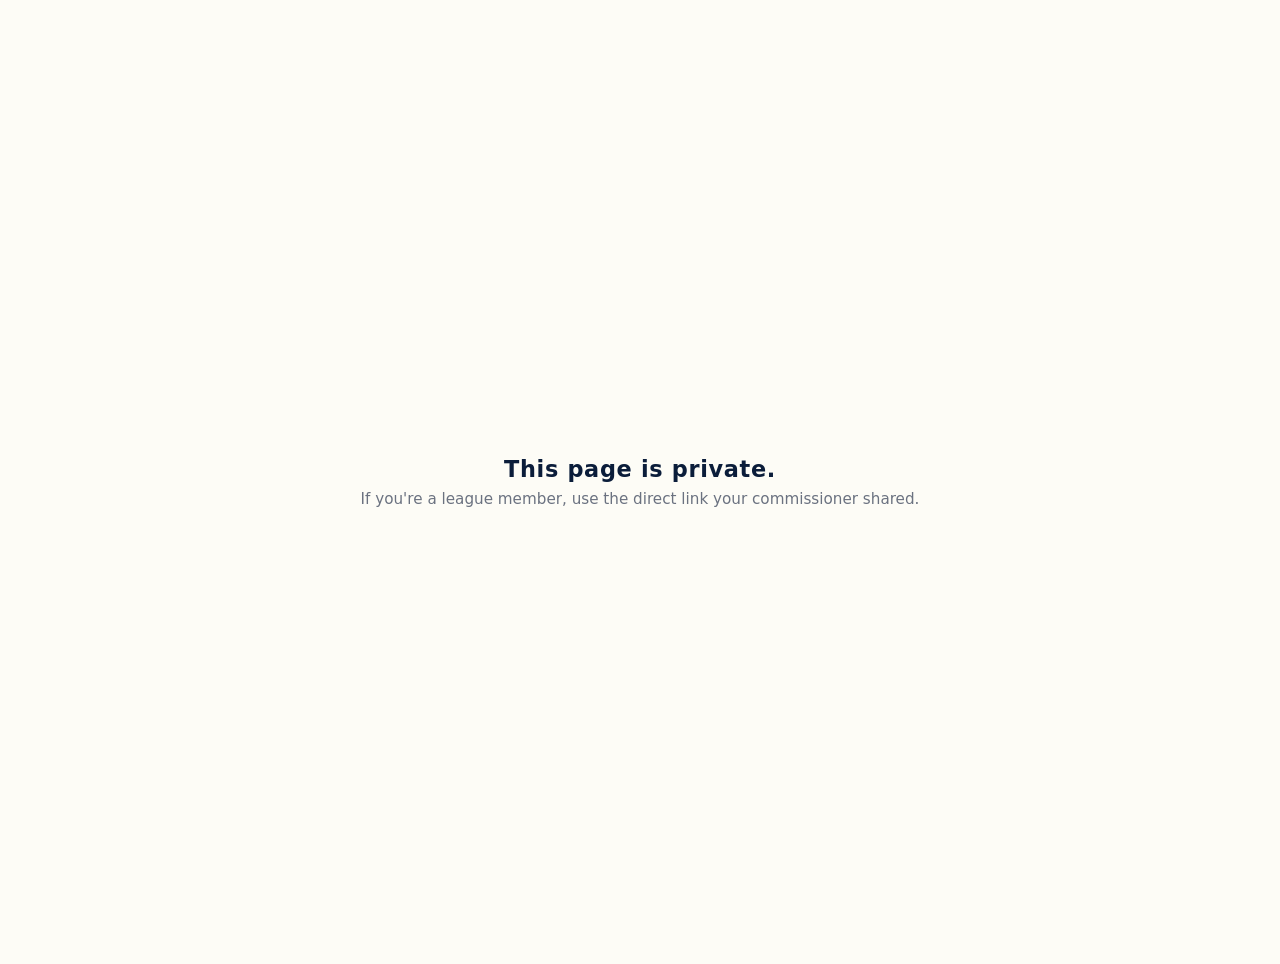
<file: index.html>
<!doctype html>
<html lang="en">
<head>
  <meta charset="utf-8" />
  <meta name="viewport" content="width=device-width, initial-scale=1" />
  <meta name="robots" content="noindex, nofollow" />
  <title>Private league</title>
  <style>
    html, body { margin: 0; padding: 0; height: 100%; }
    body {
      display: grid;
      place-items: center;
      background: #fdfcf6;
      color: #2c3447;
      font-family: system-ui, -apple-system, "Segoe UI", Roboto, sans-serif;
      text-align: center;
      padding: 2rem;
    }
    h1 {
      font-weight: 700;
      letter-spacing: 0.03em;
      font-size: 1.4rem;
      margin: 0 0 0.5rem;
      color: #0b1d3a;
    }
    p { margin: 0; color: #6b7280; font-size: 0.95rem; }
  </style>
</head>
<body>
  <main>
    <h1>This page is private.</h1>
    <p>If you're a league member, use the direct link your commissioner shared.</p>
  </main>
</body>
</html>
</file>
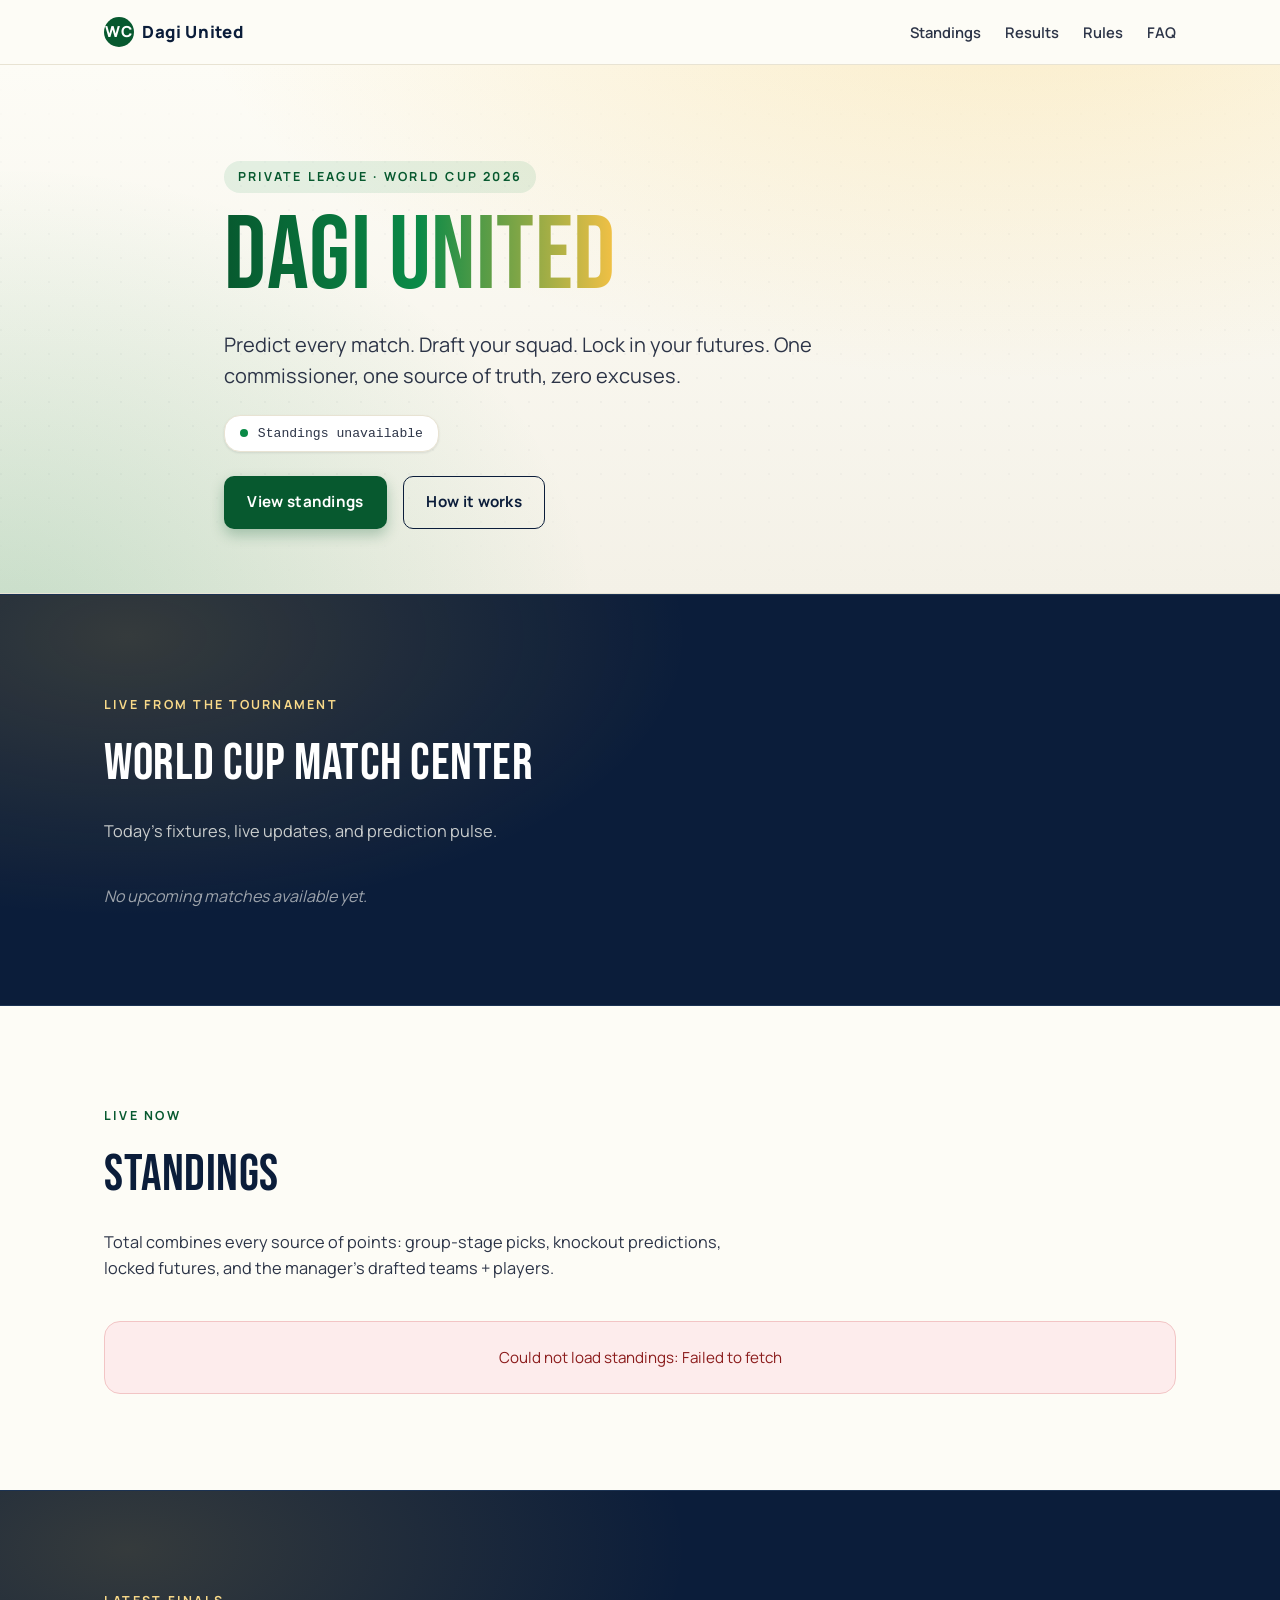
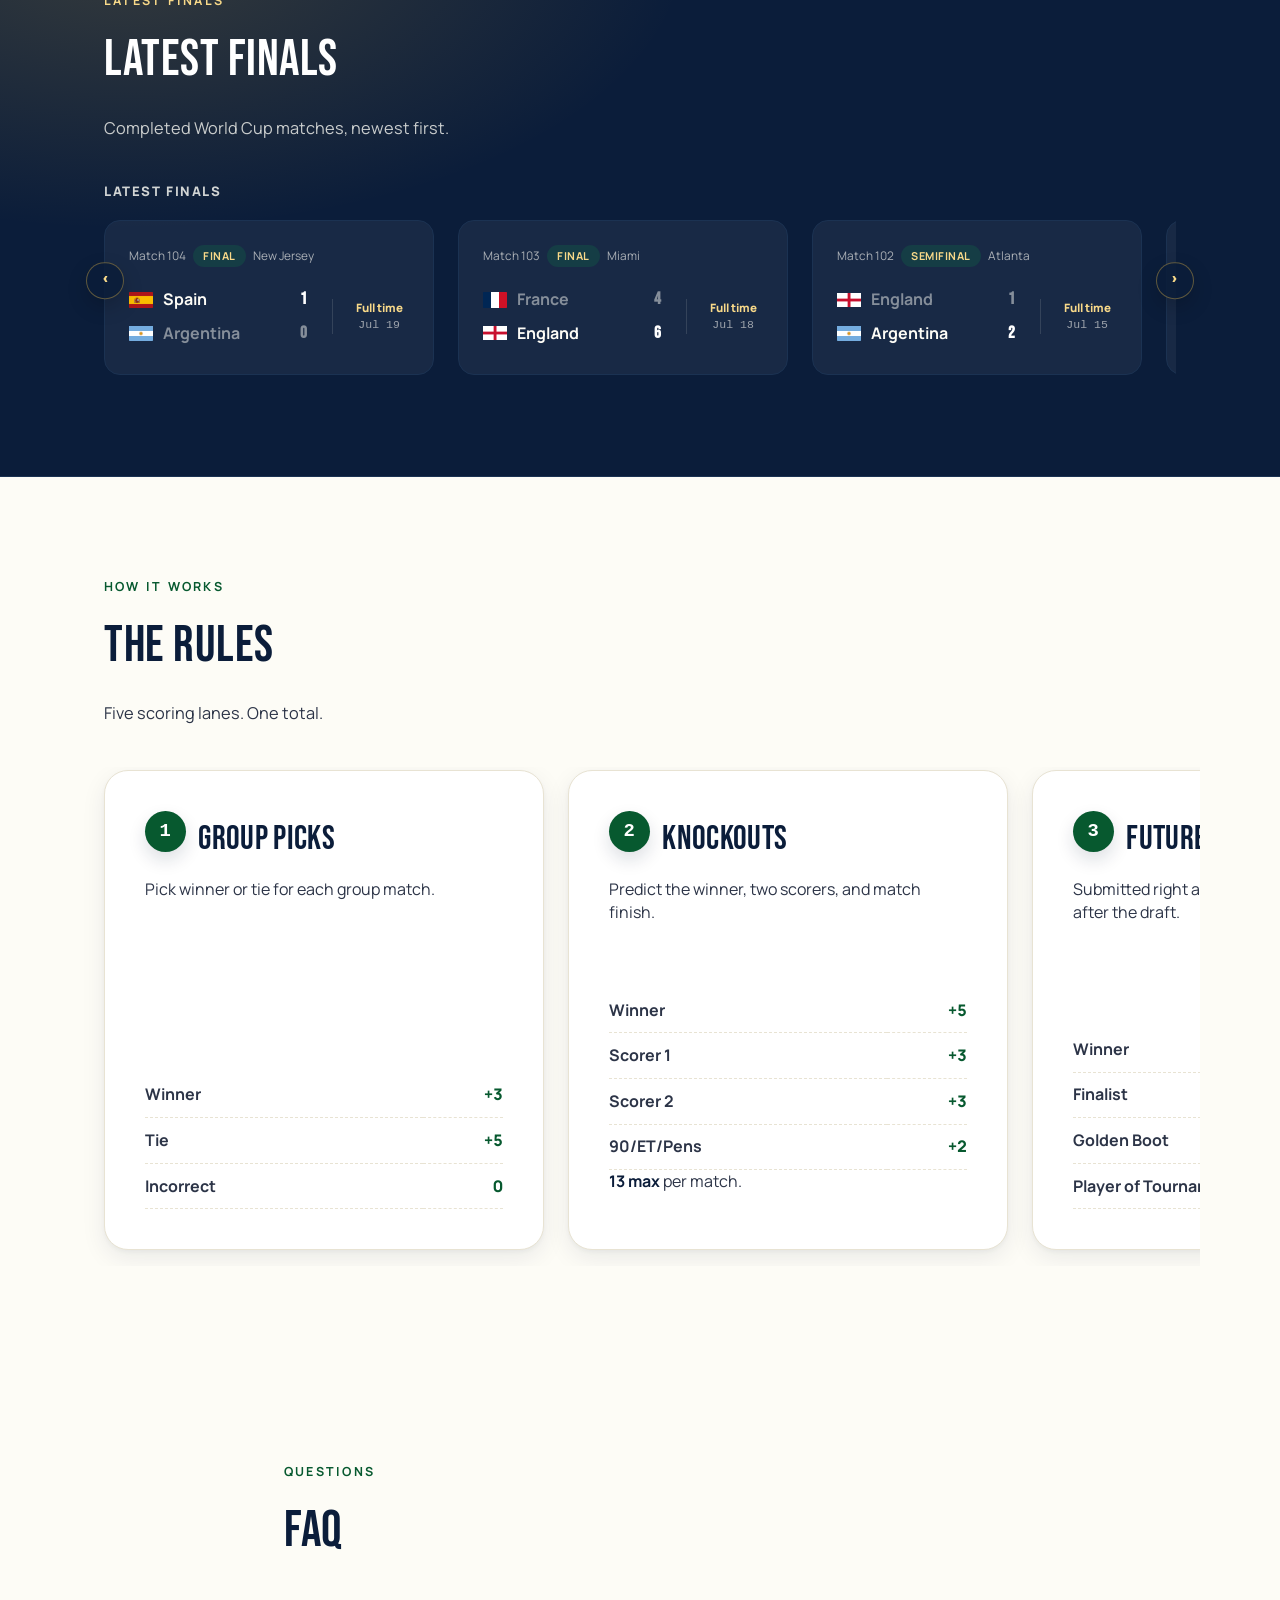
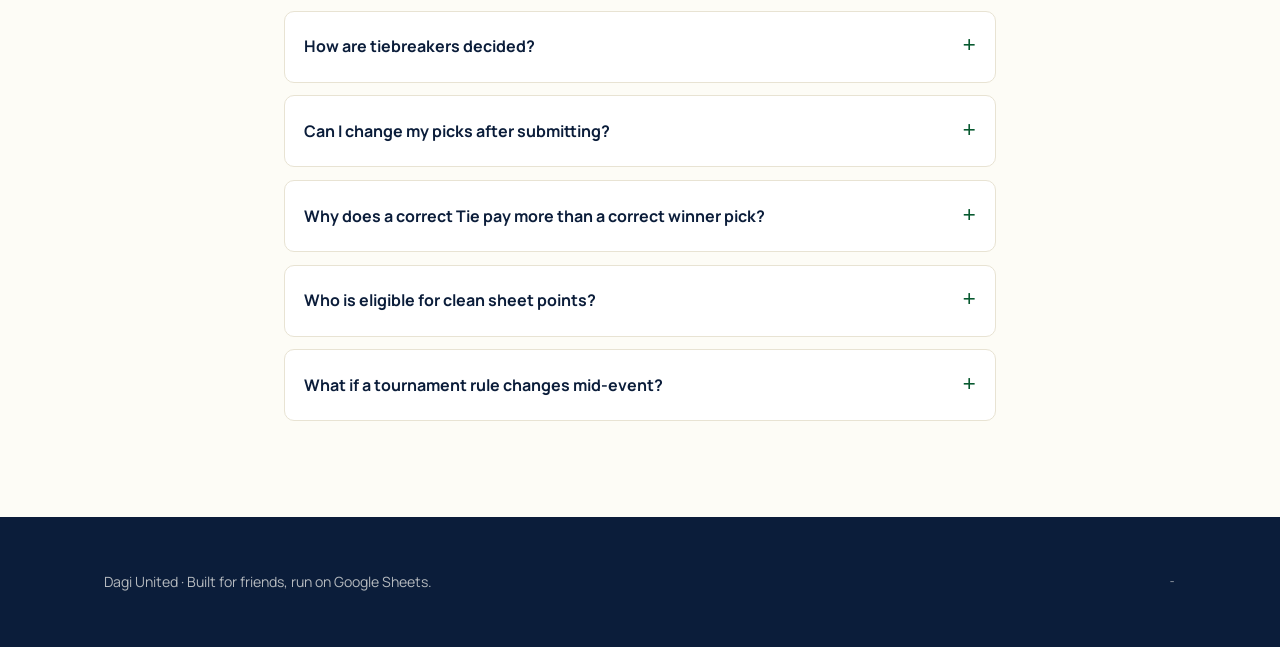
<file: dagi-united/index.html>
<!doctype html>
<html lang="en">
<head>
  <meta charset="utf-8" />
  <meta name="viewport" content="width=device-width, initial-scale=1" />
  <meta name="robots" content="noindex, nofollow" />
  <meta name="description" content="Dagi United - World Cup 2026 prediction league." />
  <title>Dagi United · World Cup 2026 Prediction League</title>

  <link rel="preconnect" href="https://fonts.googleapis.com" />
  <link rel="preconnect" href="https://fonts.gstatic.com" crossorigin />
  <link rel="stylesheet"
        href="https://fonts.googleapis.com/css2?family=Manrope:wght@400;600;700;800&family=Bebas+Neue&display=swap" />
  <link rel="stylesheet" href="../style.css?v=prediction-api-20260618a" />
</head>
<body>
  <div id="app"></div>

  <script src="./config.js?v=pulse-reorder-20260613f"></script>
  <script type="module" src="../assets/js/app.js?v=prediction-api-20260618b"></script>
</body>
</html>
</file>
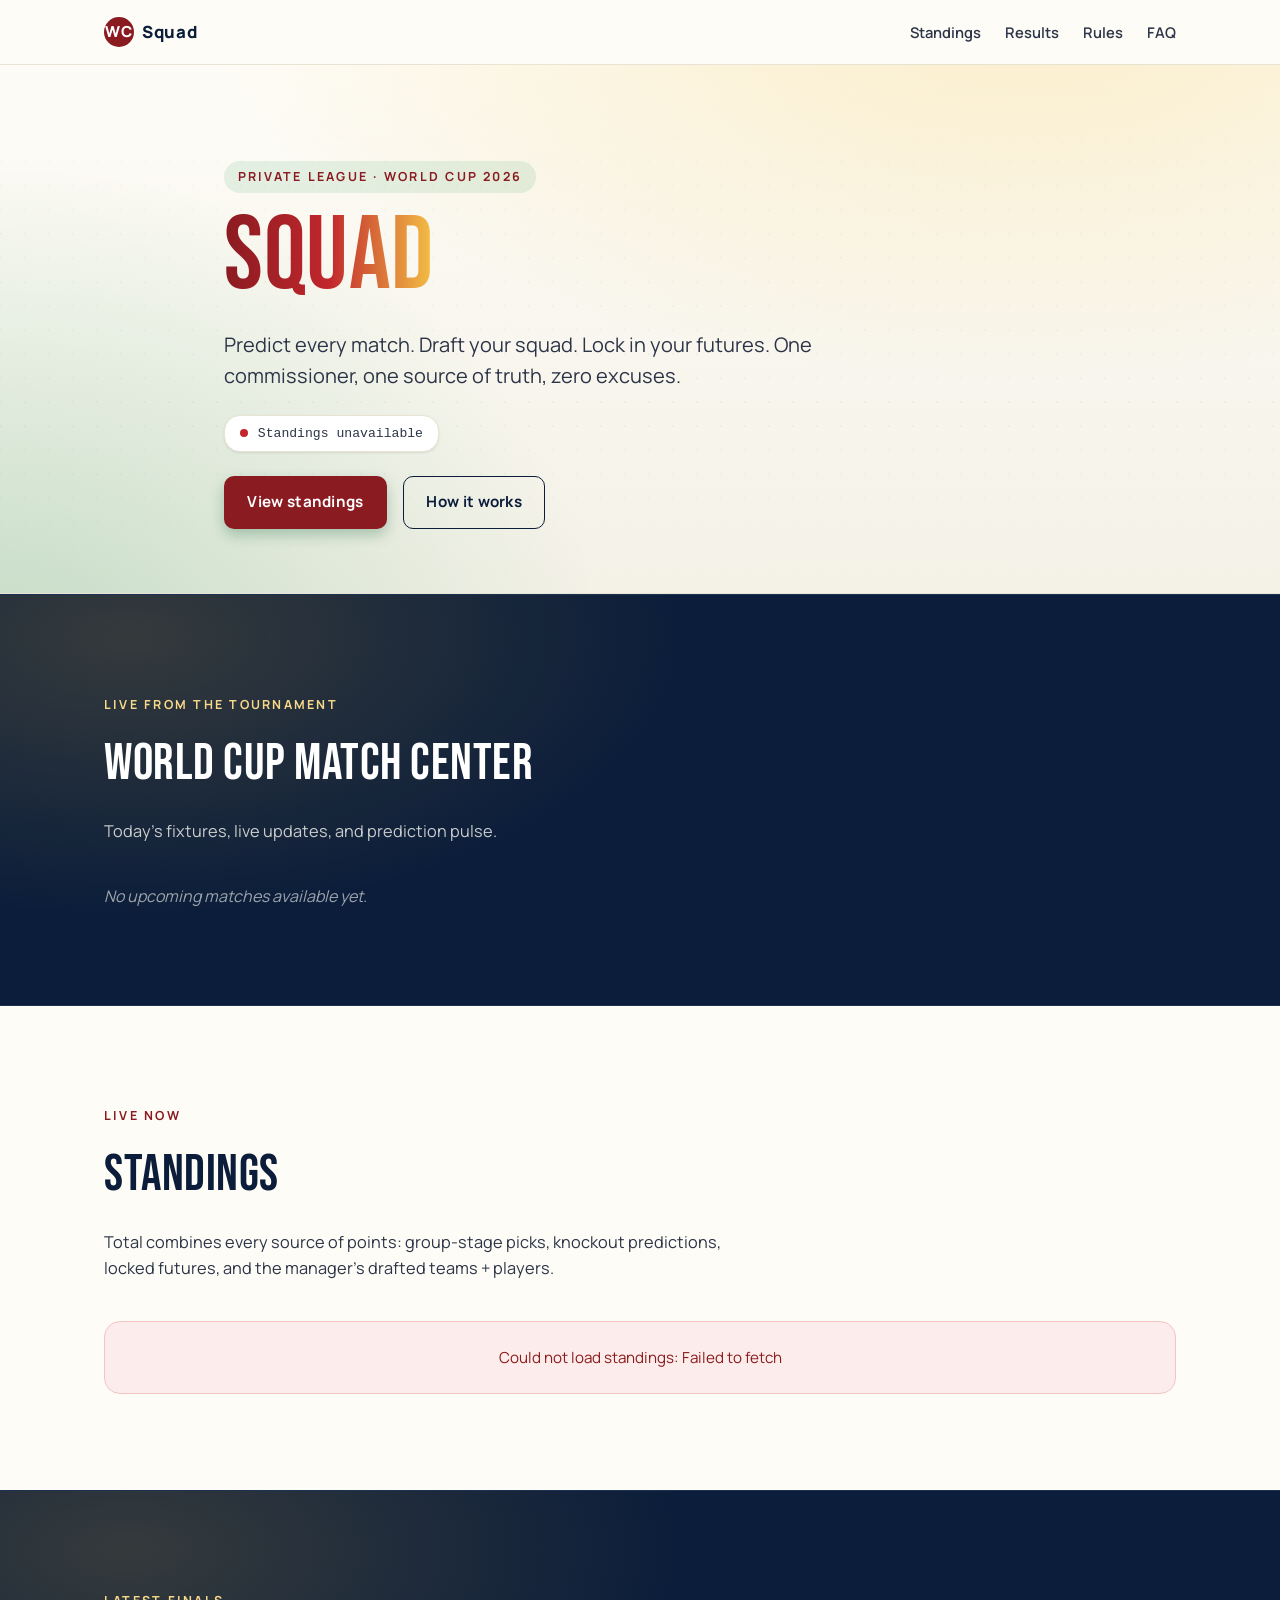
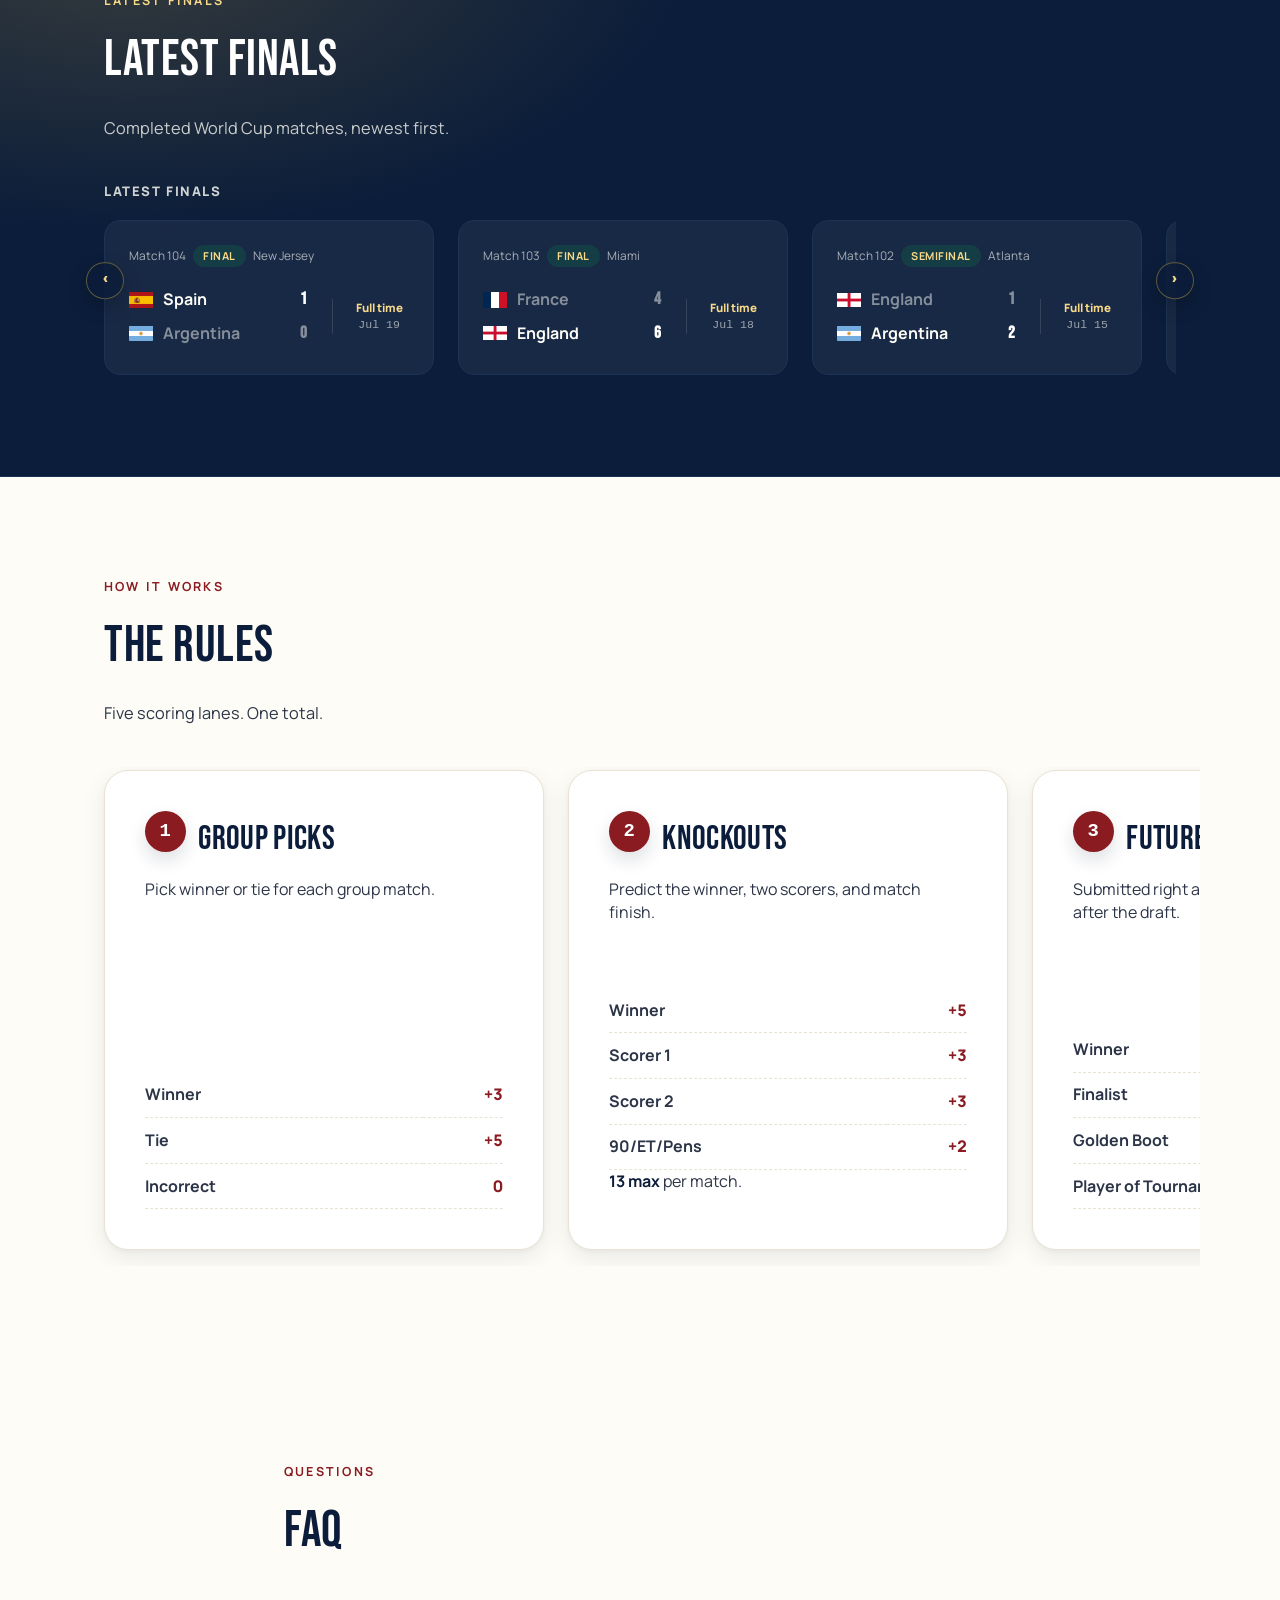
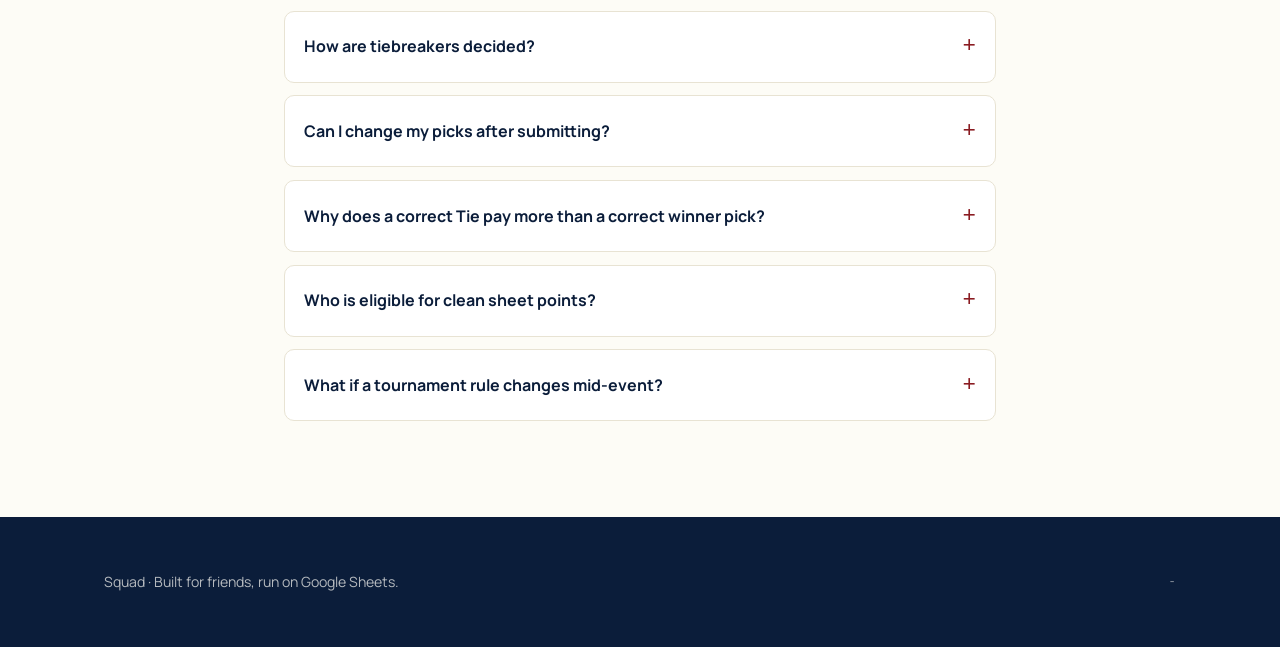
<file: squad/index.html>
<!doctype html>
<html lang="en">
<head>
  <meta charset="utf-8" />
  <meta name="viewport" content="width=device-width, initial-scale=1" />
  <meta name="robots" content="noindex, nofollow" />
  <meta name="description" content="Squad - World Cup 2026 prediction league." />
  <title>Squad · World Cup 2026 Prediction League</title>

  <link rel="preconnect" href="https://fonts.googleapis.com" />
  <link rel="preconnect" href="https://fonts.gstatic.com" crossorigin />
  <link rel="stylesheet"
        href="https://fonts.googleapis.com/css2?family=Manrope:wght@400;600;700;800&family=Bebas+Neue&display=swap" />
  <link rel="stylesheet" href="../style.css?v=prediction-api-20260618a" />
</head>
<body>
  <div id="app"></div>

  <script src="./config.js?v=pulse-auto-20260618a"></script>
  <script type="module" src="../assets/js/app.js?v=prediction-api-20260618b"></script>
</body>
</html>
</file>
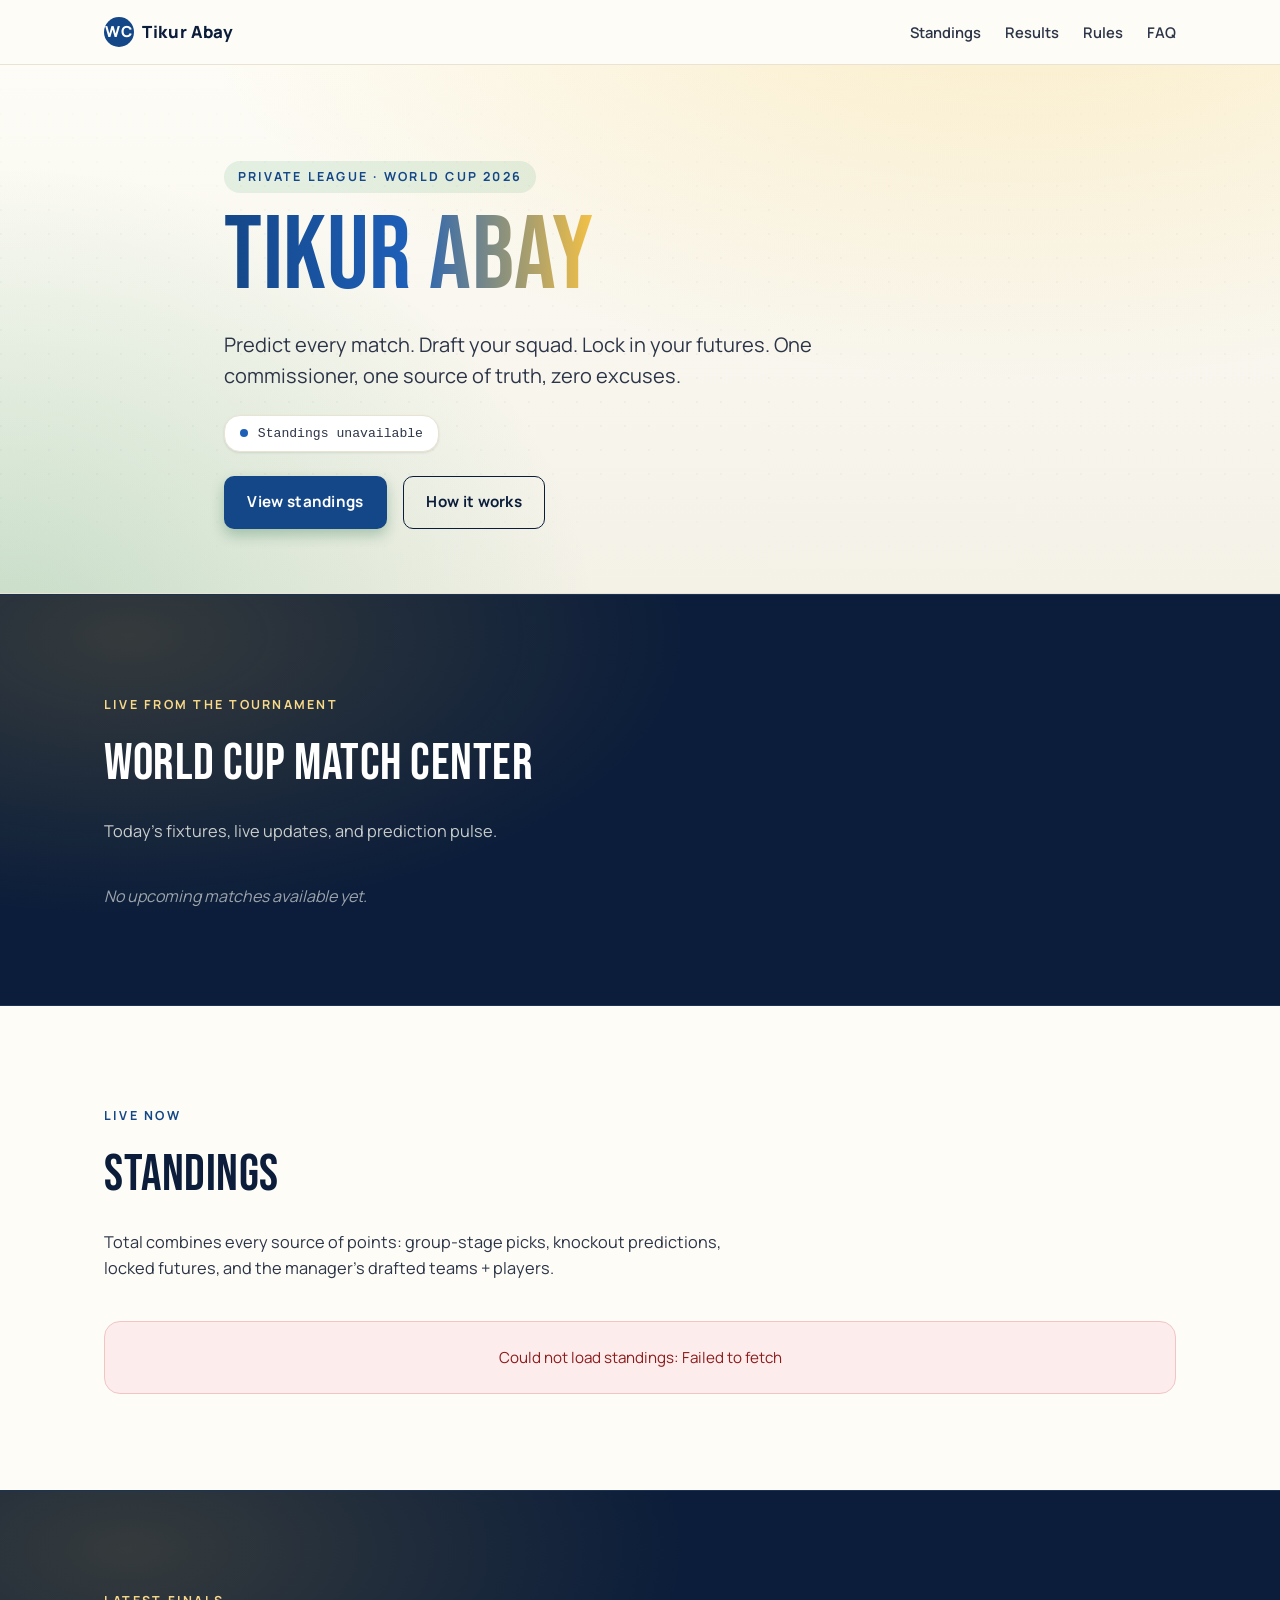
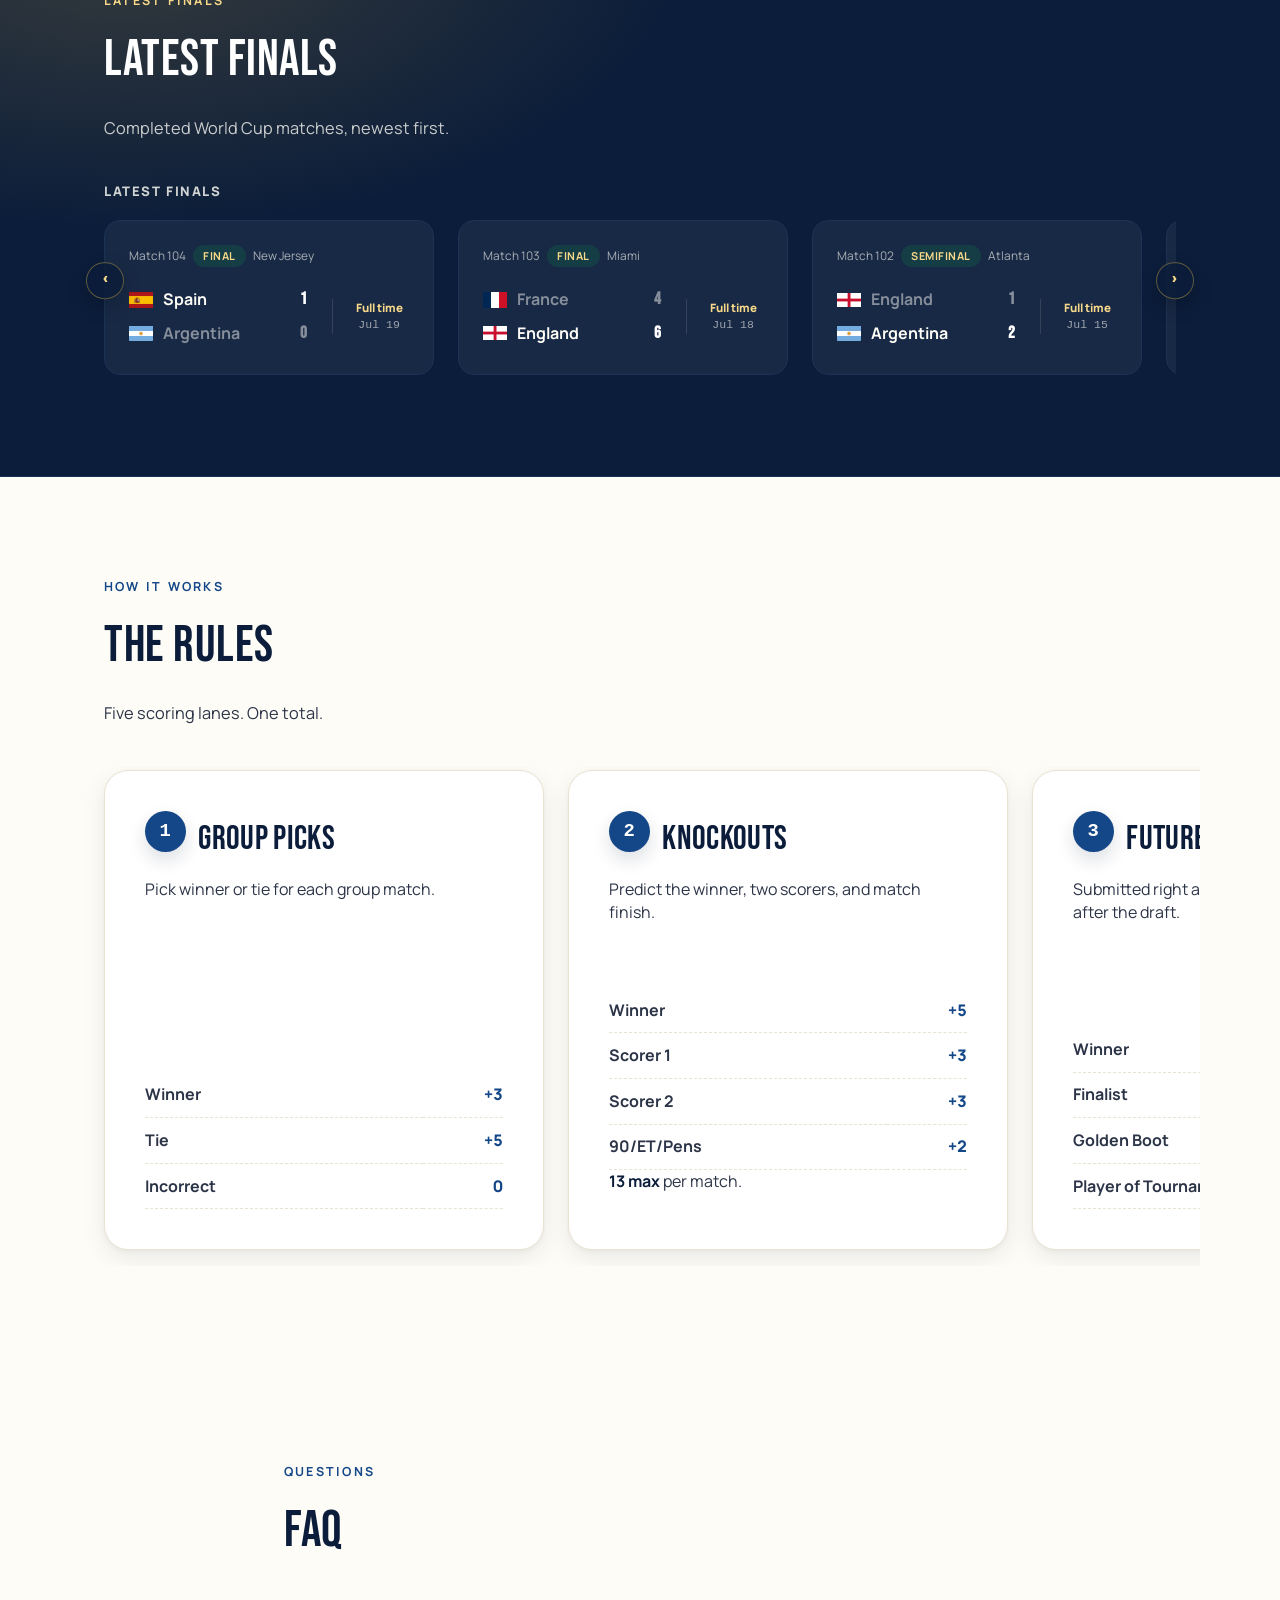
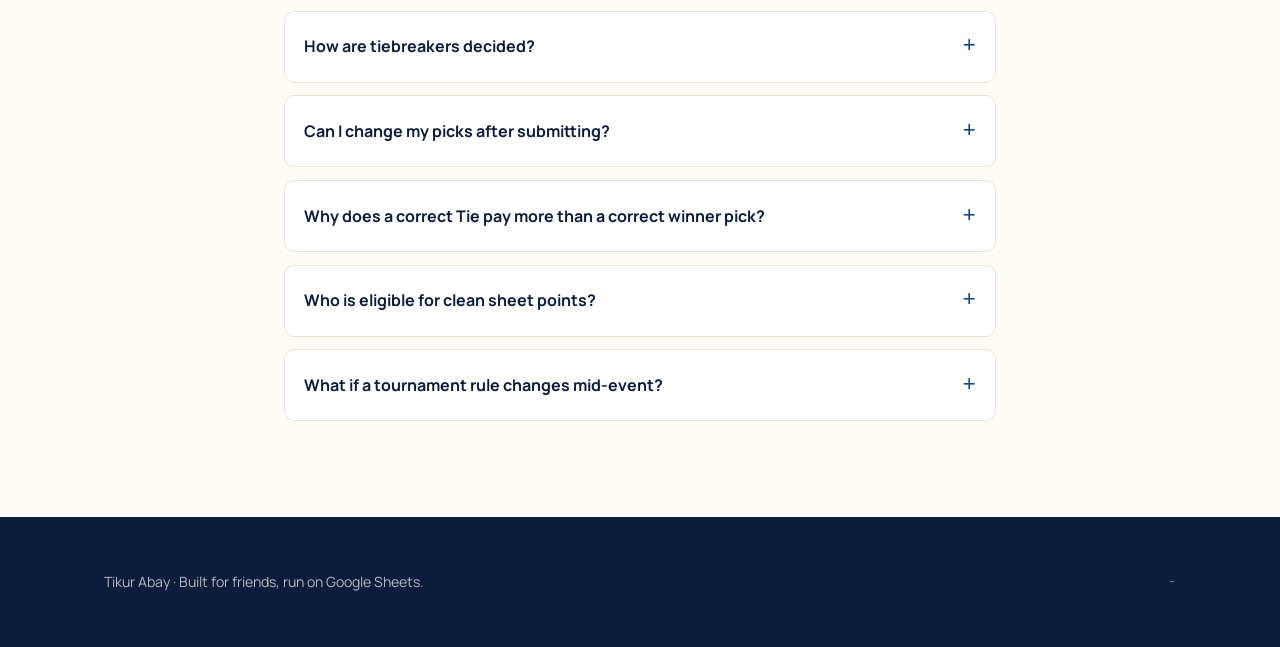
<file: tikur-abay/index.html>
<!doctype html>
<html lang="en">
<head>
  <meta charset="utf-8" />
  <meta name="viewport" content="width=device-width, initial-scale=1" />
  <meta name="robots" content="noindex, nofollow" />
  <meta name="description" content="Tikur Abay - World Cup 2026 prediction league." />
  <title>Tikur Abay · World Cup 2026 Prediction League</title>

  <link rel="preconnect" href="https://fonts.googleapis.com" />
  <link rel="preconnect" href="https://fonts.gstatic.com" crossorigin />
  <link rel="stylesheet"
        href="https://fonts.googleapis.com/css2?family=Manrope:wght@400;600;700;800&family=Bebas+Neue&display=swap" />
  <link rel="stylesheet" href="../style.css?v=prediction-api-20260618a" />
</head>
<body>
  <div id="app"></div>

  <script src="./config.js?v=pulse-reorder-20260613f"></script>
  <script type="module" src="../assets/js/app.js?v=prediction-api-20260618b"></script>
</body>
</html>
</file>
<file: style.css>
/* ============================================================
   WC ANG — World Cup 2026 Prediction League
   Restyle freely. Tokens at the top, components below.
   ============================================================ */

:root {
  /* Default accent palette — overridden per group via body.theme-* below. */
  --accent-900: #053b1f;
  --accent-700: #07592f;
  --accent-500: #0a8a47;

  /* Derived accent tokens — computed from the active --accent-* values. */
  --accent-soft:        color-mix(in srgb, var(--accent-500) 10%, transparent);
  --accent-soft-strong: color-mix(in srgb, var(--accent-500) 20%, transparent);
  --accent-shadow:      color-mix(in srgb, var(--accent-700) 28%, transparent);
  --accent-ring:        color-mix(in srgb, var(--accent-500) 50%, transparent);

  --gold-500: #f4c145;
  --gold-300: #f8d989;
  --navy-900: #0b1d3a;
  --navy-700: #15315c;
  --navy-500: #2a4a82;
  --paper: #fdfcf6;
  --paper-soft: #f4f1e7;
  --white: #ffffff;
  --ink: #0e1525;
  --ink-soft: #2c3447;
  --ink-mute: #6b7280;
  --line: #e8e3d3;
  --line-dark: #1b3252;

  /* Surfaces */
  --bg: var(--paper);
  --fg: var(--ink);

  /* Type */
  --font-display: "Bebas Neue", "Manrope", system-ui, sans-serif;
  --font-sans: "Manrope", system-ui, -apple-system, "Segoe UI", Roboto, "Helvetica Neue", Arial, sans-serif;
  --font-mono: ui-monospace, SFMono-Regular, "SF Mono", Menlo, Consolas, monospace;

  /* Scale */
  --r-sm: 6px;
  --r-md: 10px;
  --r-lg: 16px;
  --r-xl: 24px;
  --shadow-sm: 0 1px 3px rgba(11, 29, 58, 0.06), 0 1px 2px rgba(11, 29, 58, 0.04);
  --shadow-md: 0 8px 24px rgba(11, 29, 58, 0.08), 0 2px 4px rgba(11, 29, 58, 0.04);
  --shadow-lg: 0 24px 48px rgba(11, 29, 58, 0.14);

  --s-1: 0.5rem;
  --s-2: 1rem;
  --s-3: 1.5rem;
  --s-4: 2.5rem;
  --s-5: 4rem;
  --s-6: 6rem;
}

/* ============ PER-GROUP THEMES ============
   Each group page sets one of these classes on <body>.
   Only the three --accent-* tokens change; the derived tokens recompute. */

body.theme-dagi-united {
  --accent-900: #053b1f;
  --accent-700: #07592f;
  --accent-500: #0a8a47;
}

body.theme-tikur-abay {
  --accent-900: #0b2e5e;
  --accent-700: #144788;
  --accent-500: #1e5fb8;
}

body.theme-squad {
  --accent-900: #5a0b10;
  --accent-700: #8a1b21;
  --accent-500: #c1272d;
}

* { box-sizing: border-box; }

html { scroll-behavior: smooth; }
html, body {
  margin: 0;
  padding: 0;
  background: var(--bg);
  color: var(--fg);
  font-family: var(--font-sans);
  font-size: 16px;
  line-height: 1.55;
  -webkit-font-smoothing: antialiased;
  text-rendering: optimizeLegibility;
}

a { color: inherit; text-decoration: none; }

.container {
  max-width: 1120px;
  margin: 0 auto;
  padding: 0 var(--s-3);
}

/* ============ NAV ============ */
.nav {
  position: sticky;
  top: 0;
  z-index: 50;
  background: rgba(253, 252, 246, 0.85);
  backdrop-filter: saturate(160%) blur(12px);
  -webkit-backdrop-filter: saturate(160%) blur(12px);
  border-bottom: 1px solid var(--line);
}
.nav-inner {
  display: flex;
  align-items: center;
  justify-content: space-between;
  height: 64px;
}
.nav-brand {
  display: flex;
  align-items: center;
  gap: 0.5rem;
  font-weight: 800;
  font-size: 1.05rem;
  letter-spacing: 0.04em;
}
.brand-mark {
  display: inline-grid;
  place-items: center;
  width: 30px;
  height: 30px;
  border-radius: 50%;
  background: var(--accent-700);
  color: var(--white);
  font-size: 0.95rem;
}
.brand-word { color: var(--navy-900); }
.nav-links {
  display: flex;
  gap: var(--s-3);
  list-style: none;
  margin: 0;
  padding: 0;
  font-weight: 600;
  font-size: 0.92rem;
}
.nav-links a {
  color: var(--ink-soft);
  padding: 0.35rem 0;
  border-bottom: 2px solid transparent;
  transition: color .15s, border-color .15s;
}
.nav-links a:hover {
  color: var(--accent-700);
  border-bottom-color: var(--gold-500);
}

@media (max-width: 640px) {
  .nav-links { display: none; }
}

/* ============ HERO ============ */
.hero {
  position: relative;
  overflow: hidden;
  padding: var(--s-6) 0 var(--s-5);
  background:
    radial-gradient(1200px 600px at 80% -20%, rgba(244, 193, 69, 0.28), transparent 70%),
    radial-gradient(1000px 800px at 0% 110%, var(--accent-soft-strong), transparent 60%),
    linear-gradient(180deg, var(--paper) 0%, var(--paper-soft) 100%);
  border-bottom: 1px solid var(--line);
}
.hero-pattern {
  position: absolute;
  inset: 0;
  pointer-events: none;
  background-image:
    radial-gradient(circle at 1px 1px, rgba(11, 29, 58, 0.05) 1px, transparent 0);
  background-size: 24px 24px;
  mask-image: linear-gradient(180deg, transparent 0%, rgba(0,0,0,0.5) 30%, rgba(0,0,0,0.6) 70%, transparent 100%);
  -webkit-mask-image: linear-gradient(180deg, transparent 0%, rgba(0,0,0,0.5) 30%, rgba(0,0,0,0.6) 70%, transparent 100%);
}
.hero-inner {
  position: relative;
  text-align: left;
  max-width: 880px;
}
.hero-eyebrow {
  display: inline-block;
  font-weight: 700;
  font-size: 0.78rem;
  letter-spacing: 0.18em;
  text-transform: uppercase;
  color: var(--accent-700);
  background: var(--accent-soft);
  padding: 0.4rem 0.85rem;
  border-radius: 999px;
  margin: 0 0 var(--s-2);
}
.hero-title {
  font-family: var(--font-display);
  font-weight: 400;
  font-size: clamp(3.2rem, 9vw, 6.5rem);
  line-height: 0.92;
  letter-spacing: 0.005em;
  margin: 0 0 var(--s-3);
  color: var(--navy-900);
}
.hero-title .accent {
  background: linear-gradient(90deg, var(--accent-700), var(--accent-500) 50%, var(--gold-500));
  -webkit-background-clip: text;
  background-clip: text;
  color: transparent;
}
.hero-tagline {
  font-size: clamp(1.05rem, 1.6vw, 1.25rem);
  color: var(--ink-soft);
  max-width: 640px;
  margin: 0 0 var(--s-3);
}
.hero-meta {
  display: inline-flex;
  align-items: flex-start;
  gap: 0.6rem;
  max-width: min(100%, 780px);
  padding: 0.5rem 0.95rem;
  border-radius: var(--r-lg);
  background: var(--white);
  border: 1px solid var(--line);
  box-shadow: var(--shadow-sm);
  font-family: var(--font-mono);
  font-size: 0.82rem;
  line-height: 1.45;
  color: var(--ink-soft);
  margin-bottom: var(--s-3);
}
.status-dot {
  flex: 0 0 auto;
  margin-top: 0.34rem;
  width: 8px;
  height: 8px;
  border-radius: 50%;
  background: var(--accent-500);
  box-shadow: 0 0 0 0 var(--accent-ring);
  animation: pulse 2.2s infinite;
}
.hero-status-line {
  display: block;
}
.hero-status-line + .hero-status-line {
  padding-left: 7ch;
}
@keyframes pulse {
  0%   { box-shadow: 0 0 0 0 var(--accent-ring); }
  70%  { box-shadow: 0 0 0 10px transparent; }
  100% { box-shadow: 0 0 0 0 transparent; }
}
.hero-cta {
  display: flex;
  gap: var(--s-2);
  flex-wrap: wrap;
}
.btn {
  display: inline-flex;
  align-items: center;
  gap: 0.5rem;
  padding: 0.85rem 1.4rem;
  border-radius: var(--r-md);
  font-weight: 700;
  font-size: 0.95rem;
  letter-spacing: 0.02em;
  border: 1.5px solid transparent;
  transition: transform .12s ease, box-shadow .15s ease, background .15s ease;
  cursor: pointer;
}
.btn-primary {
  background: var(--accent-700);
  color: var(--white);
  box-shadow: 0 6px 14px var(--accent-shadow);
}
.btn-primary:hover { transform: translateY(-1px); background: var(--accent-900); }
.btn-ghost {
  background: transparent;
  color: var(--navy-900);
  border-color: var(--navy-900);
}
.btn-ghost:hover { background: var(--navy-900); color: var(--white); }

/* ============ SECTION FRAMING ============ */
.section { padding: var(--s-6) 0; }
.section-narrow .container { max-width: 760px; }
.section-light { background: var(--bg); }
.section-dark {
  background:
    radial-gradient(800px 400px at 10% 10%, rgba(244, 193, 69, 0.18), transparent 70%),
    var(--navy-900);
  color: var(--paper);
  border-top: 1px solid var(--line-dark);
  border-bottom: 1px solid var(--line-dark);
}

.section-head { margin-bottom: var(--s-4); max-width: 720px; }
.eyebrow {
  display: inline-block;
  font-weight: 700;
  font-size: 0.78rem;
  letter-spacing: 0.18em;
  text-transform: uppercase;
  color: var(--accent-700);
  margin: 0 0 0.6rem;
}
.eyebrow-light { color: var(--gold-300); }
.section-title {
  font-family: var(--font-display);
  font-weight: 400;
  font-size: clamp(2.2rem, 5vw, 3.2rem);
  letter-spacing: 0.01em;
  margin: 0 0 var(--s-2);
  color: var(--navy-900);
}
.section-title-light { color: var(--white); }
.section-sub {
  font-size: 1.02rem;
  color: var(--ink-soft);
  margin: 0;
  max-width: 640px;
}
.section-sub-light { color: rgba(253, 252, 246, 0.78); }

/* ============ LEADERBOARD ============ */
.board-status {
  padding: var(--s-3);
  text-align: center;
  color: var(--ink-mute);
  background: var(--paper-soft);
  border-radius: var(--r-lg);
  font-size: 0.95rem;
}
.board-status.error {
  background: #fdecec;
  color: #8b1c1c;
  border: 1px solid #f2c5c5;
}

.table-wrap {
  overflow-x: auto;
  background: var(--white);
  border: 1px solid var(--line);
  border-radius: var(--r-xl);
  box-shadow: var(--shadow-md);
}

.board-table {
  width: 100%;
  border-collapse: collapse;
  font-size: 0.97rem;
}
.board-table th,
.board-table td {
  padding: 0.95rem 1.1rem;
  text-align: left;
  border-bottom: 1px solid var(--line);
}
.board-table thead th {
  background: var(--paper-soft);
  color: var(--navy-700);
  font-weight: 700;
  font-size: 0.74rem;
  text-transform: uppercase;
  letter-spacing: 0.12em;
  border-bottom: 2px solid var(--accent-700);
}
.board-table tbody tr {
  transition: background .12s;
}
.board-table tbody tr:hover { background: var(--paper-soft); }
.board-table tbody tr:last-child td { border-bottom: 0; }

.col-rank {
  width: 4rem;
  text-align: center;
  font-variant-numeric: tabular-nums;
  font-weight: 700;
  color: var(--ink-mute);
}
.col-name { font-weight: 600; color: var(--ink); }
.col-total {
  font-weight: 800;
  font-variant-numeric: tabular-nums;
  color: var(--navy-900);
}
.col-sub {
  font-variant-numeric: tabular-nums;
  color: var(--ink-mute);
  font-weight: 500;
}
.board-table td.col-rank { text-align: center; }
.board-table td.col-total,
.board-table td.col-sub { text-align: right; }
.board-table th.col-total,
.board-table th.col-sub { text-align: right; }

.rank-medal {
  display: inline-grid;
  place-items: center;
  width: 30px;
  height: 30px;
  border-radius: 50%;
  font-weight: 800;
  font-size: 0.85rem;
  color: var(--navy-900);
}
.rank-1 .rank-medal { background: var(--gold-500); color: var(--navy-900); box-shadow: 0 0 0 3px rgba(244, 193, 69, 0.25); }
.rank-2 .rank-medal { background: #d6d6d6; }
.rank-3 .rank-medal { background: #d99d6a; color: var(--white); }
.rank-change {
  display: block;
  width: max-content;
  margin: 0.35rem auto 0;
  font-family: var(--font-mono);
  font-size: 0.68rem;
  font-weight: 800;
  line-height: 1;
}
.rank-change.is-up { color: #087f5b; }
.rank-change.is-down { color: #c92a2a; }
.rank-change.is-flat { color: var(--ink-mute); }

/* ============ RULES ============ */
.rules-grid {
  display: flex;
  gap: var(--s-3);
  overflow-x: auto;
  scroll-snap-type: x mandatory;
  scroll-padding-inline: var(--s-3);
  -webkit-overflow-scrolling: touch;
  scrollbar-width: thin;
  padding: 0.2rem var(--s-3) var(--s-2);
  margin-inline: calc(var(--s-3) * -1);
}
.rules-grid::-webkit-scrollbar {
  height: 0.65rem;
}
.rules-grid::-webkit-scrollbar-thumb {
  background: var(--line);
  border-radius: 999px;
}
.rule-card {
  flex: 0 0 min(82vw, 420px);
  min-height: 390px;
  scroll-snap-align: start;
  display: flex;
  flex-direction: column;
  background: var(--white);
  border: 1px solid var(--line);
  border-radius: var(--r-xl);
  padding: var(--s-4);
  box-shadow: var(--shadow-md);
  transition: transform .15s, box-shadow .15s;
}
.rule-card:hover {
  transform: translateY(-3px);
  box-shadow: var(--shadow-lg);
}
.rule-tag {
  display: inline-grid;
  place-items: center;
  background: var(--accent-700);
  color: var(--white);
  min-width: 2.55rem;
  height: 2.55rem;
  padding: 0 0.75rem;
  border-radius: 1.3rem;
  font-family: var(--font-mono);
  font-size: 0.95rem;
  font-weight: 900;
  letter-spacing: 0.02em;
  text-transform: uppercase;
  margin: 0 0.45rem 0.65rem 0;
  vertical-align: middle;
  box-shadow: 0 8px 18px rgba(11, 29, 58, 0.14);
}
.rule-tag-number {
  border-radius: 50%;
  padding: 0;
  font-size: 1.18rem;
}
.rule-tag-draft {
  min-width: 5.8rem;
  height: 2.65rem;
  background: var(--navy-900);
  font-size: 0.86rem;
  letter-spacing: 0.1em;
}
.rule-title {
  font-family: var(--font-display);
  font-weight: 400;
  font-size: 2.15rem;
  color: var(--navy-900);
  margin: 0 0 var(--s-2);
  letter-spacing: 0.01em;
  line-height: 0.98;
}
.rule-card p {
  color: var(--ink-soft);
  margin: 0 0 var(--s-2);
  font-size: 1rem;
  line-height: 1.45;
}
.rule-table {
  width: 100%;
  border-collapse: collapse;
  font-size: 1rem;
  margin-top: auto;
}
.rule-table th,
.rule-table td {
  text-align: left;
  padding: 0.62rem 0;
  border-bottom: 1px dashed var(--line);
}
.rule-table th {
  font-weight: 700;
  color: var(--ink-soft);
}
.rule-table td {
  text-align: right;
  font-weight: 800;
  font-variant-numeric: tabular-nums;
  color: var(--accent-700);
  width: 5rem;
}
.rule-foot {
  margin: var(--s-2) 0 0;
  color: var(--ink-mute);
  font-size: 0.85rem;
}
.rule-foot strong { color: var(--navy-900); }

@media (min-width: 960px) {
  .rule-card {
    flex-basis: 440px;
  }
}

@media (max-width: 520px) {
  .rule-card {
    flex-basis: 86vw;
    min-height: 360px;
    padding: var(--s-3);
  }
  .rule-title {
    font-size: 1.85rem;
  }
  .rule-table,
  .rule-card p {
    font-size: 0.95rem;
  }
}

/* ============ FAQ ============ */
.faq {
  display: flex;
  flex-direction: column;
  gap: 0.8rem;
}
.faq-item {
  background: var(--white);
  border: 1px solid var(--line);
  border-radius: var(--r-md);
  padding: 0;
  transition: border-color .15s;
}
.faq-item[open] {
  border-color: var(--accent-500);
  box-shadow: var(--shadow-sm);
}
.faq-item summary {
  list-style: none;
  cursor: pointer;
  padding: 1.1rem 1.2rem;
  font-weight: 700;
  color: var(--navy-900);
  display: flex;
  align-items: center;
  justify-content: space-between;
  gap: var(--s-2);
}
.faq-item summary::-webkit-details-marker { display: none; }
.faq-item summary::after {
  content: "+";
  font-family: var(--font-mono);
  font-size: 1.4rem;
  font-weight: 400;
  color: var(--accent-700);
  transition: transform .2s;
}
.faq-item[open] summary::after { content: "−"; transform: rotate(0deg); }
.faq-item p {
  padding: 0 1.2rem 1.2rem;
  margin: 0;
  color: var(--ink-soft);
  font-size: 0.96rem;
}

/* ============ FOOTER ============ */
.footer {
  background: var(--navy-900);
  color: rgba(253, 252, 246, 0.7);
  padding: var(--s-4) 0;
  font-size: 0.88rem;
}
.footer-inner {
  display: flex;
  justify-content: space-between;
  align-items: center;
  gap: var(--s-2);
  flex-wrap: wrap;
}
.footer-updated {
  font-family: var(--font-mono);
  font-size: 0.8rem;
  color: rgba(253, 252, 246, 0.5);
}

/* ============ MOBILE TWEAKS ============ */
@media (max-width: 720px) {
  .section { padding: var(--s-5) 0; }
  .hero { padding: var(--s-5) 0 var(--s-4); }
  .col-sub { display: none; }
  .board-table th,
  .board-table td { padding: 0.7rem 0.8rem; }
  .hero-title { letter-spacing: 0; }
  .footer-inner { flex-direction: column; align-items: flex-start; }
}

/* === WC Results Strip === */
.wc-strip {
  position: relative;
}

.wc-strip-shell {
  position: relative;
  margin-top: var(--s-3);
}
.wc-strip-shell + .wc-strip-shell {
  margin-top: var(--s-4);
}
.wc-rail-title {
  margin: 0 0 var(--s-2);
  color: rgba(253, 252, 246, 0.82);
  font-size: 0.82rem;
  font-weight: 800;
  letter-spacing: 0.12em;
  text-transform: uppercase;
}

.wc-strip-track {
  display: flex;
  gap: var(--s-3);
  overflow-x: auto;
  scroll-snap-type: x mandatory;
  scroll-behavior: smooth;
  -webkit-overflow-scrolling: touch;
  scrollbar-width: none;
  padding: 0.15rem 0 0.35rem;
}
.wc-strip-track::-webkit-scrollbar {
  display: none;
}

.wc-card {
  flex: 0 0 min(82vw, 330px);
  scroll-snap-align: start;
  background: rgba(253, 252, 246, 0.055);
  border: 1px solid var(--line-dark);
  border-radius: var(--r-lg);
  padding: var(--s-3);
  color: var(--paper);
  transition: transform .15s ease, background .15s ease, border-color .15s ease;
}
.wc-card:hover {
  transform: translateY(-2px);
  background: rgba(253, 252, 246, 0.075);
  border-color: rgba(244, 193, 69, 0.42);
}

.wc-top {
  display: flex;
  align-items: center;
  gap: 0.45rem;
  flex-wrap: wrap;
  margin-bottom: var(--s-2);
  font-size: 0.74rem;
  color: rgba(253, 252, 246, 0.64);
}
.wc-card .wc-chip {
  max-width: 100%;
}
.wc-chip {
  display: inline-block;
  background: var(--accent-soft-strong);
  color: var(--gold-300);
  border-radius: 999px;
  padding: 0.18rem 0.62rem;
  font-weight: 700;
  letter-spacing: 0.05em;
  text-transform: uppercase;
  font-size: 0.68rem;
}
.wc-spacer {
  margin-inline-start: auto;
}
.wc-mid {
  display: flex;
  align-items: center;
  gap: var(--s-2);
}
.wc-teams {
  flex: 1;
  min-width: 0;
}
.wc-row {
  display: flex;
  align-items: center;
  gap: 0.65rem;
  padding: 0.2rem 0;
}
.wc-row.loser {
  color: rgba(253, 252, 246, 0.48);
}
.wc-flag {
  width: 24px;
  height: 18px;
  object-fit: contain;
  flex: none;
  border-radius: 2px;
}
.wc-row .nm {
  flex: 1;
  min-width: 0;
  overflow: hidden;
  text-overflow: ellipsis;
  white-space: nowrap;
  font-weight: 700;
}
.wc-row .score {
  min-width: 1.6rem;
  text-align: center;
  font-family: var(--font-display);
  font-weight: 800;
  font-size: 1.08rem;
  font-variant-numeric: tabular-nums;
  color: var(--white);
}
.wc-row.loser .score {
  color: rgba(253, 252, 246, 0.48);
}

.wc-when {
  flex: none;
  min-width: 4.8rem;
  padding-inline-start: var(--s-2);
  border-inline-start: 1px solid rgba(253, 252, 246, 0.12);
  text-align: center;
}
.wc-when .st {
  font-size: 0.72rem;
  font-weight: 800;
  color: var(--gold-300);
}
.wc-when .dt {
  font-family: var(--font-mono);
  font-size: 0.72rem;
  color: rgba(253, 252, 246, 0.58);
}

.wc-auth-panel,
.wc-pick-panel {
  display: grid;
  gap: 0.72rem;
  margin-top: var(--s-2);
  padding-top: var(--s-2);
  border-top: 1px solid rgba(253, 252, 246, 0.1);
}
.wc-auth-panel {
  margin: 0 0 var(--s-3);
  padding: var(--s-3);
  border: 1px solid rgba(244, 193, 69, 0.2);
  border-radius: var(--r-lg);
  background: rgba(253, 252, 246, 0.055);
  color: var(--paper);
}
.wc-auth-summary {
  display: grid;
  gap: 0.1rem;
}
.wc-auth-kicker {
  color: var(--gold-300);
  font-size: 0.68rem;
  font-weight: 800;
  letter-spacing: 0.12em;
  text-transform: uppercase;
}
.wc-auth-summary strong {
  color: var(--white);
  font-size: 0.95rem;
}
.wc-auth-controls {
  display: grid;
  grid-template-columns: minmax(0, 1fr) 6rem auto;
  gap: 0.5rem;
}
.wc-auth-button {
  min-height: 2.42rem;
  border: 1px solid rgba(244, 193, 69, 0.34);
  border-radius: var(--r-sm);
  background: var(--gold-500);
  color: var(--navy-900);
  cursor: pointer;
  font: inherit;
  font-size: 0.78rem;
  font-weight: 900;
  padding: 0.5rem 0.8rem;
}
.wc-auth-button:hover,
.wc-auth-button:focus-visible {
  background: var(--gold-300);
}
.wc-auth-button:disabled {
  cursor: not-allowed;
  opacity: 0.58;
}
.wc-pick-countdown {
  width: max-content;
  max-width: 100%;
  padding: 0.18rem 0.55rem;
  border-radius: 999px;
  background: rgba(244, 193, 69, 0.14);
  color: var(--gold-300);
  font-family: var(--font-mono);
  font-size: 0.68rem;
  font-weight: 800;
}
.wc-pick-input {
  width: 100%;
  min-width: 0;
  border: 1px solid rgba(253, 252, 246, 0.16);
  border-radius: var(--r-sm);
  background: rgba(253, 252, 246, 0.08);
  color: var(--white);
  padding: 0.58rem 0.66rem;
  font: inherit;
  font-size: 0.78rem;
  outline: none;
}
.wc-pick-input::placeholder {
  color: rgba(253, 252, 246, 0.48);
}
.wc-pick-input:focus {
  border-color: rgba(244, 193, 69, 0.62);
  box-shadow: 0 0 0 3px rgba(244, 193, 69, 0.12);
}
.wc-pick-options {
  display: grid;
  grid-template-columns: repeat(3, minmax(0, 1fr));
  gap: 0.45rem;
}
.wc-pick-button {
  min-height: 2.25rem;
  border: 1px solid rgba(244, 193, 69, 0.26);
  border-radius: var(--r-sm);
  background: rgba(253, 252, 246, 0.08);
  color: var(--paper);
  cursor: pointer;
  font: inherit;
  font-size: 0.72rem;
  font-weight: 800;
  line-height: 1.15;
  padding: 0.45rem 0.38rem;
}
.wc-pick-button:hover,
.wc-pick-button:focus-visible {
  background: rgba(244, 193, 69, 0.18);
  border-color: rgba(244, 193, 69, 0.62);
}
.wc-pick-status {
  min-height: 1.05rem;
  color: rgba(253, 252, 246, 0.56);
  font-size: 0.68rem;
  line-height: 1.35;
}
.wc-pick-status.is-error {
  color: #ffb4b4;
}
.wc-pick-panel.is-locked {
  opacity: 0.78;
}
.wc-pick-panel.is-locked .wc-pick-countdown {
  background: rgba(253, 252, 246, 0.08);
  color: rgba(253, 252, 246, 0.58);
}
.wc-pick-input:disabled,
.wc-pick-button:disabled {
  cursor: not-allowed;
  opacity: 0.52;
}

@media (max-width: 560px) {
  .wc-auth-controls {
    grid-template-columns: minmax(0, 1fr) 5.7rem;
  }
  .wc-auth-button {
    grid-column: 1 / -1;
  }
}

.wc-pulse {
  margin-top: var(--s-2);
  padding-top: var(--s-2);
  border-top: 1px solid rgba(253, 252, 246, 0.1);
}
.wc-pulse-empty {
  color: rgba(253, 252, 246, 0.48);
  font-size: 0.76rem;
  font-style: italic;
}
.wc-pulse-label {
  margin-bottom: 0.45rem;
  color: rgba(253, 252, 246, 0.62);
  font-size: 0.68rem;
  font-weight: 800;
  letter-spacing: 0.1em;
  text-transform: uppercase;
}
.wc-pulse-bar {
  display: flex;
  height: 0.45rem;
  overflow: hidden;
  border-radius: 999px;
  background: rgba(253, 252, 246, 0.1);
}
.wc-pulse-segment.home { background: var(--accent-500); }
.wc-pulse-segment.tie { background: var(--gold-500); }
.wc-pulse-segment.away { background: var(--navy-500); }
.wc-pulse-split {
  display: flex;
  justify-content: space-between;
  gap: 0.4rem;
  margin-top: 0.45rem;
  color: rgba(253, 252, 246, 0.58);
  font-family: var(--font-mono);
  font-size: 0.65rem;
}
.wc-pulse-managers {
  display: grid;
  gap: 0.45rem;
  margin-top: var(--s-2);
  padding-top: var(--s-2);
  border-top: 1px solid rgba(253, 252, 246, 0.08);
}
.wc-pulse-manager-row {
  display: grid;
  grid-template-columns: minmax(4.8rem, 0.38fr) 1fr;
  gap: 0.55rem;
  align-items: start;
}
.wc-pulse-manager-label {
  color: var(--gold-300);
  font-size: 0.68rem;
  font-weight: 800;
  overflow: hidden;
  text-overflow: ellipsis;
  white-space: nowrap;
}
.wc-pulse-manager-names {
  color: rgba(253, 252, 246, 0.72);
  font-size: 0.7rem;
  line-height: 1.25;
}

.wc-empty {
  margin: 0;
  color: rgba(253, 252, 246, 0.6);
  font-style: italic;
}

.wc-arrow {
  display: none;
  position: absolute;
  top: 50%;
  z-index: 2;
  width: 2.35rem;
  height: 2.35rem;
  transform: translateY(-50%);
  border: 1px solid rgba(244, 193, 69, 0.36);
  border-radius: 999px;
  background: rgba(11, 29, 58, 0.88);
  color: var(--gold-300);
  box-shadow: 0 8px 20px rgba(0, 0, 0, 0.18);
  cursor: pointer;
  font-family: var(--font-display);
  font-size: 1.6rem;
  line-height: 1;
}
.wc-arrow[data-dir="prev"] {
  left: -1.1rem;
}
.wc-arrow[data-dir="next"] {
  right: -1.1rem;
}
.wc-arrow:hover {
  border-color: var(--gold-500);
  color: var(--white);
}

@media (min-width: 768px) and (hover: hover) and (pointer: fine) {
  .wc-arrow {
    display: grid;
    place-items: center;
  }
}

@media (prefers-reduced-motion: reduce) {
  .wc-strip-track {
    scroll-behavior: auto;
  }
  .wc-card,
  .wc-arrow {
    transition: none;
  }
}
</file>
